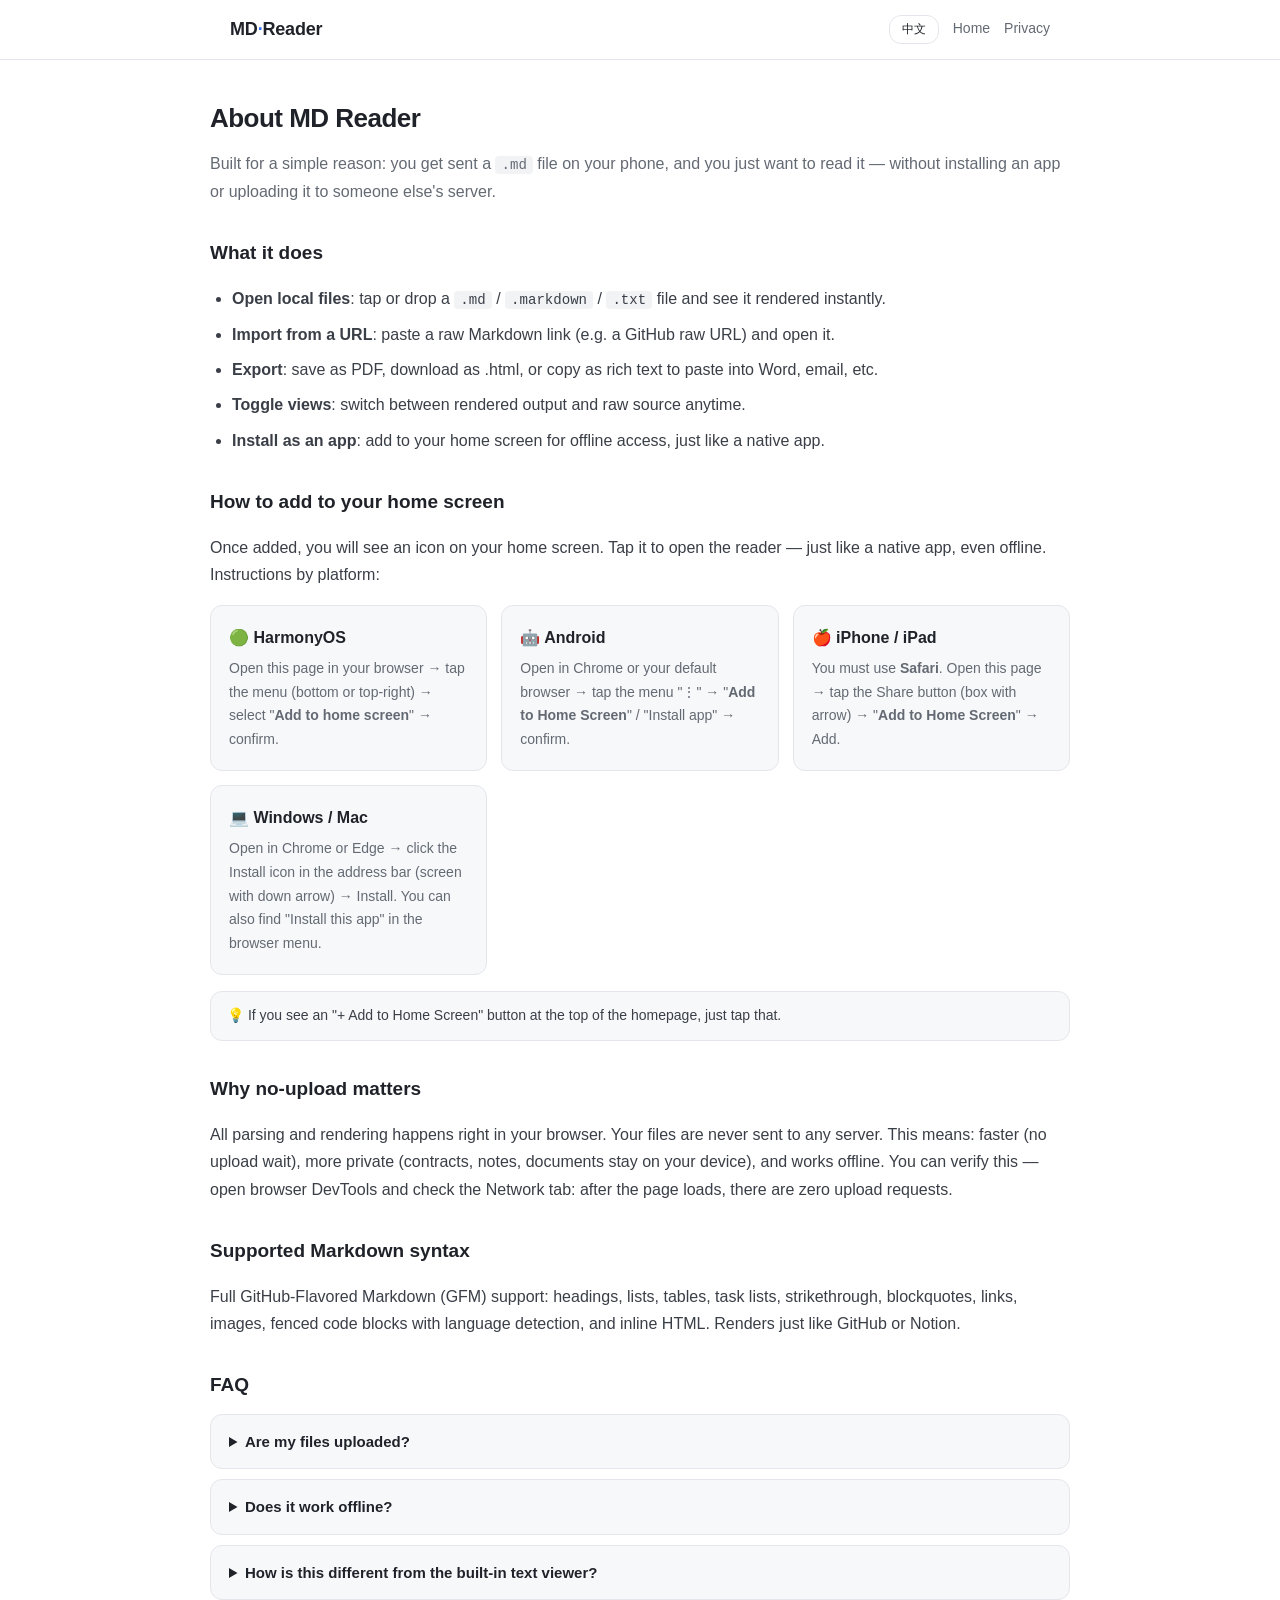
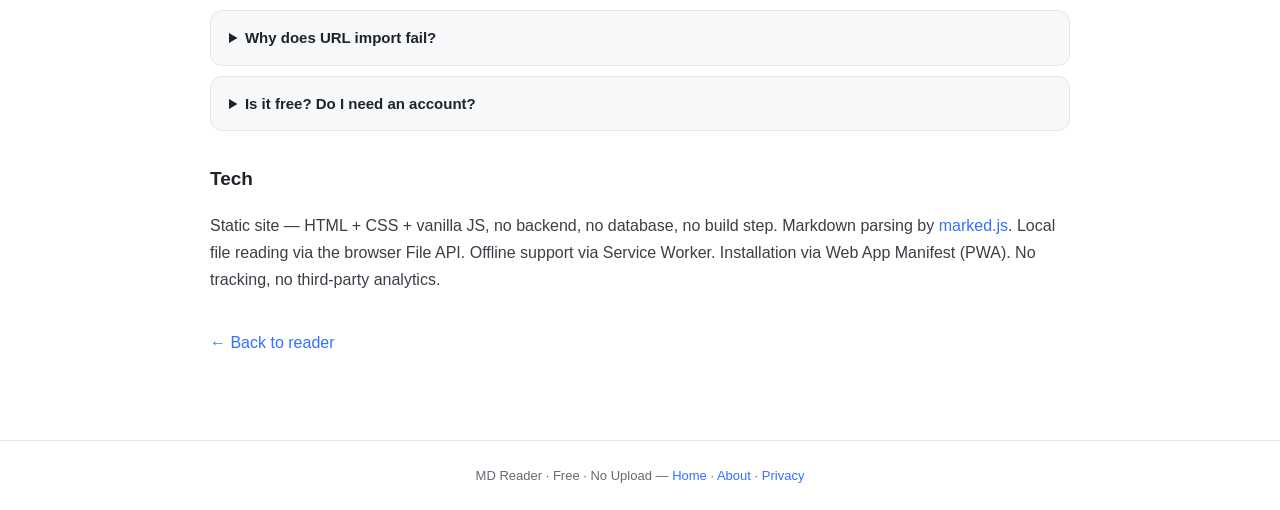
<file: about.html>
<!DOCTYPE html>
<html lang="en">
<head>
  <meta charset="UTF-8" />
  <meta name="viewport" content="width=device-width, initial-scale=1.0, viewport-fit=cover" />
  <title data-i18n="about-title">About — MD Reader</title>
  <meta name="description" data-i18n="about-meta-desc" content="MD Reader is a free online Markdown reader — no upload, no login. Add to home screen as an app. Read about features, installation steps, and FAQ." />
  <link rel="canonical" href="https://mdreader.xyz/about" />
  <meta name="theme-color" content="#ffffff" />
  <link rel="icon" type="image/x-icon" href="/assets/favicon.ico" />
  <link rel="stylesheet" href="/assets/styles.css" />
  <script src="/assets/i18n.js"></script>

  <!-- Google tag (gtag.js) -->
  <script async src="https://www.googletagmanager.com/gtag/js?id=G-L1LTFNC3NN"></script>
  <script>
    window.dataLayer = window.dataLayer || [];
    function gtag(){dataLayer.push(arguments);}
    gtag('js', new Date());
    gtag('config', 'G-L1LTFNC3NN');
  </script>
</head>
<body>
  <header class="site">
    <div class="wrap">
      <a href="/" class="logo" data-i18n="brand">MD<span>·</span>Reader</a>
      <nav>
        <button class="btn small" onclick="switchLang()" data-i18n="lang-label">中文</button>
        <a href="/" data-i18n="about-nav-home">Home</a>
        <a href="/privacy" data-i18n="about-nav-privacy">Privacy</a>
      </nav>
    </div>
  </header>

  <main class="wrap doc">
    <h1 data-i18n="about-h1">About MD Reader</h1>
    <p class="lead" data-i18n="about-lead">Built for a simple reason: you get sent a <code>.md</code> file on your phone, and you just want to read it — without installing an app or uploading it to someone else's server.</p>

    <h2 data-i18n="about-h2-features">What it does</h2>
    <ul>
      <li data-i18n="about-f1"><strong>Open local files</strong>: tap or drop a <code>.md</code> / <code>.markdown</code> / <code>.txt</code> file and see it rendered instantly.</li>
      <li data-i18n="about-f2"><strong>Import from a URL</strong>: paste a raw Markdown link (e.g. a GitHub raw URL) and open it.</li>
      <li data-i18n="about-f3"><strong>Export</strong>: save as PDF, download as .html, or copy as rich text to paste into Word, email, etc.</li>
      <li data-i18n="about-f4"><strong>Toggle views</strong>: switch between rendered output and raw source anytime.</li>
      <li data-i18n="about-f5"><strong>Install as an app</strong>: add to your home screen for offline access, just like a native app.</li>
    </ul>

    <h2 id="desktop" data-i18n="about-h2-install">How to add to your home screen</h2>
    <p data-i18n="about-install-intro">Once added, you will see an icon on your home screen. Tap it to open the reader — just like a native app, even offline. Instructions by platform:</p>

    <div class="how-grid">
      <div class="how-card">
        <h3 data-i18n="about-install-harmonyos">🟢 HarmonyOS</h3>
        <p data-i18n="about-install-harmonyos-desc">Open this page in your browser → tap the menu (bottom or top-right) → select "<strong>Add to home screen</strong>" → confirm.</p>
      </div>
      <div class="how-card">
        <h3 data-i18n="about-install-android">🤖 Android</h3>
        <p data-i18n="about-install-android-desc">Open in Chrome or your default browser → tap the menu "⋮" → "<strong>Add to Home Screen</strong>" / "Install app" → confirm.</p>
      </div>
      <div class="how-card">
        <h3 data-i18n="about-install-ios">🍎 iPhone / iPad</h3>
        <p data-i18n="about-install-ios-desc">You must use <strong>Safari</strong>. Open this page → tap the Share button (box with arrow) → "<strong>Add to Home Screen</strong>" → Add.</p>
      </div>
      <div class="how-card">
        <h3 data-i18n="about-install-desktop">💻 Windows / Mac</h3>
        <p data-i18n="about-install-desktop-desc">Open in Chrome or Edge → click the Install icon in the address bar (screen with down arrow) → Install. You can also find "Install this app" in the browser menu.</p>
      </div>
    </div>
    <p class="tip" data-i18n="about-install-tip">💡 If you see an "+ Add to Home Screen" button at the top of the homepage, just tap that.</p>

    <h2 data-i18n="about-h2-privacy">Why no-upload matters</h2>
    <p data-i18n="about-privacy-desc">All parsing and rendering happens right in your browser. Your files are never sent to any server. This means: faster (no upload wait), more private (contracts, notes, documents stay on your device), and works offline. You can verify this — open browser DevTools and check the Network tab: after the page loads, there are zero upload requests.</p>

    <h2 data-i18n="about-h2-syntax">Supported Markdown syntax</h2>
    <p data-i18n="about-syntax-desc">Full GitHub-Flavored Markdown (GFM) support: headings, lists, tables, task lists, strikethrough, blockquotes, links, images, fenced code blocks with language detection, and inline HTML. Renders just like GitHub or Notion.</p>

    <h2 data-i18n="about-h2-faq">FAQ</h2>
    <details>
      <summary data-i18n="about-faq-q1">Are my files uploaded?</summary>
      <p data-i18n="about-faq-a1">No. All processing is done locally in your browser with <code>marked.js</code>. Your files never leave your device.</p>
    </details>
    <details>
      <summary data-i18n="about-faq-q2">Does it work offline?</summary>
      <p data-i18n="about-faq-a2">Yes. The first visit caches the app locally. After that you can open local <code>.md</code> files even without internet. Installing to your home screen gives the best offline experience.</p>
    </details>
    <details>
      <summary data-i18n="about-faq-q3">How is this different from the built-in text viewer?</summary>
      <p data-i18n="about-faq-a3">Your phone's text viewer shows raw markup (<code># Title</code>, <code>**bold**</code>) — hard to read. This tool renders it into proper headings, bold text, tables, and code blocks, just like you'd see on GitHub.</p>
    </details>
    <details>
      <summary data-i18n="about-faq-q4">Why does URL import fail?</summary>
      <p data-i18n="about-faq-a4">You need to use a <strong>raw</strong> Markdown URL, e.g. <code>raw.githubusercontent.com/…</code>, not a regular web page. Some sites block cross-origin requests — if that happens, download the file and open it locally.</p>
    </details>
    <details>
      <summary data-i18n="about-faq-q5">Is it free? Do I need an account?</summary>
      <p data-i18n="about-faq-a5">Completely free. No login, no signup, no account system at all.</p>
    </details>

    <h2 data-i18n="about-h2-tech">Tech</h2>
    <p data-i18n="about-tech-desc">Static site — HTML + CSS + vanilla JS, no backend, no database, no build step. Markdown parsing by <a href="https://github.com/markedjs/marked" target="_blank" rel="noopener">marked.js</a>. Local file reading via the browser File API. Offline support via Service Worker. Installation via Web App Manifest (PWA). No tracking, no third-party analytics.</p>

    <p class="back"><a href="/" data-i18n="about-back">← Back to reader</a></p>
  </main>

  <footer class="site">
    <div class="wrap">
      <p data-i18n="about-footer">MD Reader · Free · No Upload — <a href="/">Home</a> · <a href="/about">About</a> · <a href="/privacy">Privacy</a></p>
    </div>
  </footer>
</body>
</html>
</file>
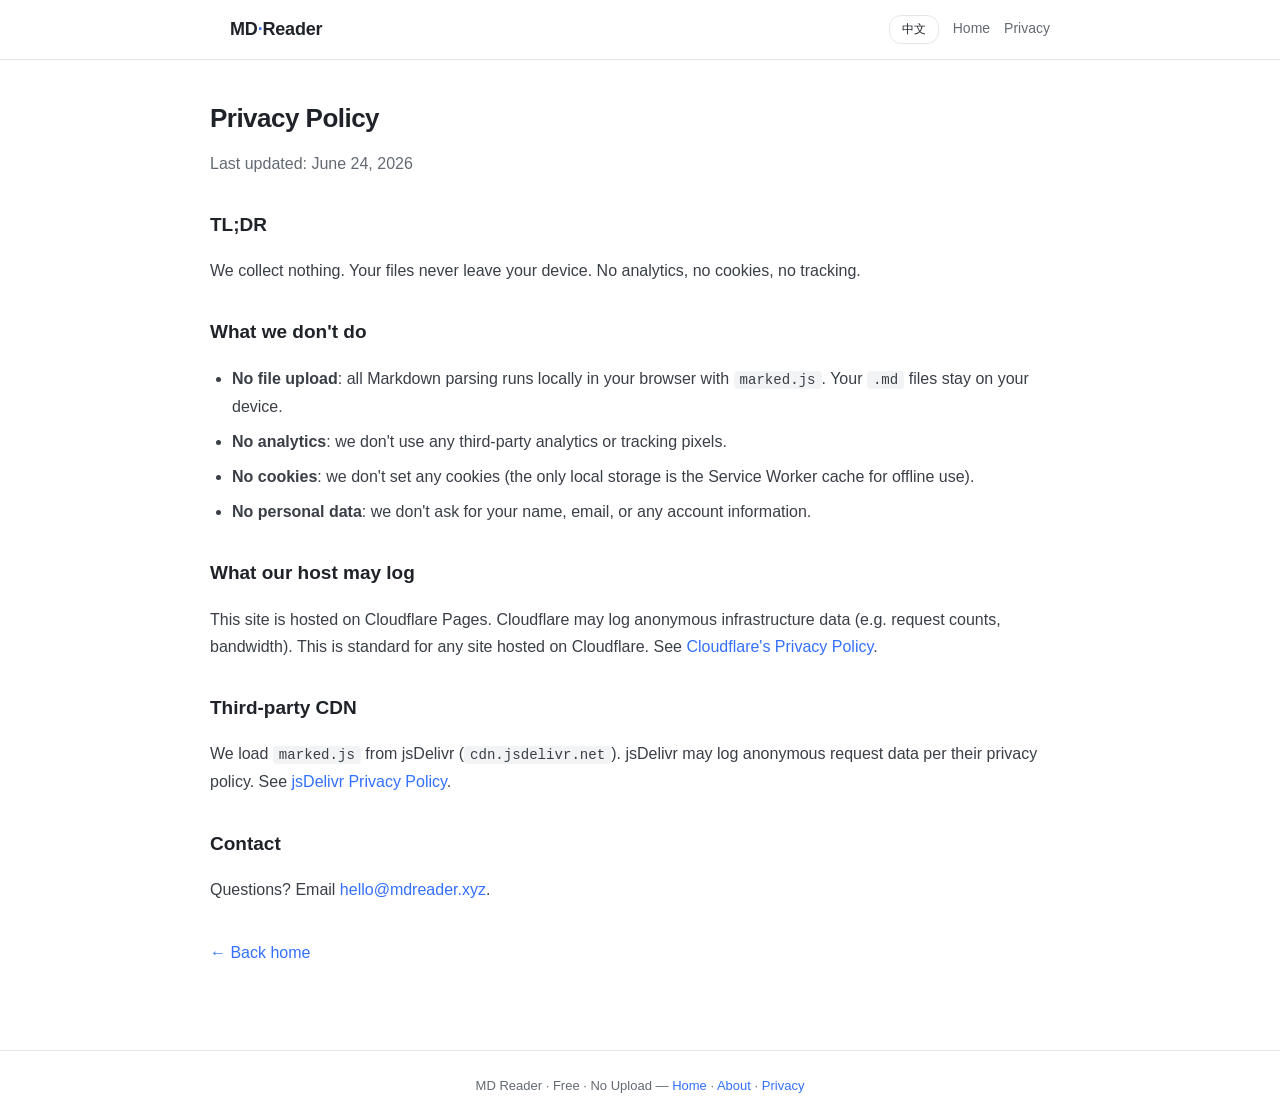
<file: privacy.html>
<!DOCTYPE html>
<html lang="en">
<head>
  <meta charset="UTF-8" />
  <meta name="viewport" content="width=device-width, initial-scale=1.0, viewport-fit=cover" />
  <title data-i18n="privacy-title">Privacy — MD Reader</title>
  <meta name="description" data-i18n="privacy-meta-desc" content="MD Reader privacy policy: no data collection, no file upload, no tracking." />
  <link rel="canonical" href="https://mdreader.xyz/privacy" />
  <meta name="theme-color" content="#ffffff" />
  <link rel="icon" type="image/x-icon" href="/assets/favicon.ico" />
  <link rel="stylesheet" href="/assets/styles.css" />
  <script src="/assets/i18n.js"></script>

  <!-- Google tag (gtag.js) -->
  <script async src="https://www.googletagmanager.com/gtag/js?id=G-L1LTFNC3NN"></script>
  <script>
    window.dataLayer = window.dataLayer || [];
    function gtag(){dataLayer.push(arguments);}
    gtag('js', new Date());
    gtag('config', 'G-L1LTFNC3NN');
  </script>
</head>
<body>
  <header class="site">
    <div class="wrap">
      <a href="/" class="logo" data-i18n="brand">MD<span>·</span>Reader</a>
      <nav>
        <button class="btn small" onclick="switchLang()" data-i18n="lang-label">中文</button>
        <a href="/" data-i18n="about-nav-home">Home</a>
        <a href="/about" data-i18n="about-nav-privacy">About</a>
      </nav>
    </div>
  </header>

  <main class="wrap doc">
    <h1 data-i18n="privacy-h1">Privacy Policy</h1>
    <p class="lead" data-i18n="privacy-updated">Last updated: June 24, 2026</p>

    <h2 data-i18n="privacy-h2-tldr">TL;DR</h2>
    <p data-i18n="privacy-tldr"><strong>We collect nothing.</strong> Your files never leave your device. No analytics, no cookies, no tracking.</p>

    <h2 data-i18n="privacy-h2-nope">What we don't do</h2>
    <ul>
      <li data-i18n="privacy-nope1"><strong>No file upload</strong>: all Markdown parsing runs locally in your browser with <code>marked.js</code>. Your <code>.md</code> files stay on your device.</li>
      <li data-i18n="privacy-nope2"><strong>No analytics</strong>: we don't use any third-party analytics or tracking pixels.</li>
      <li data-i18n="privacy-nope3"><strong>No cookies</strong>: we don't set any cookies (the only local storage is the Service Worker cache for offline use).</li>
      <li data-i18n="privacy-nope4"><strong>No personal data</strong>: we don't ask for your name, email, or any account information.</li>
    </ul>

    <h2 data-i18n="privacy-h2-host">What our host may log</h2>
    <p data-i18n="privacy-host">This site is hosted on Cloudflare Pages. Cloudflare may log anonymous infrastructure data (e.g. request counts, bandwidth). This is standard for any site hosted on Cloudflare. See <a href="https://www.cloudflare.com/privacypolicy/" target="_blank" rel="noopener">Cloudflare's Privacy Policy</a>.</p>

    <h2 data-i18n="privacy-h2-cdn">Third-party CDN</h2>
    <p data-i18n="privacy-cdn">We load <code>marked.js</code> from jsDelivr (<code>cdn.jsdelivr.net</code>). jsDelivr may log anonymous request data per their <a href="https://www.jsdelivr.com/terms/privacy-policy" target="_blank" rel="noopener">privacy policy</a>.</p>

    <h2 data-i18n="privacy-h2-contact">Contact</h2>
    <p data-i18n="privacy-contact">Questions? Email <a href="mailto:hello@mdreader.xyz">hello@mdreader.xyz</a>.</p>

    <p class="back"><a href="/" data-i18n="privacy-back">← Back home</a></p>
  </main>

  <footer class="site">
    <div class="wrap">
      <p data-i18n="privacy-footer">MD Reader · Free · No Upload — <a href="/">Home</a> · <a href="/about">About</a> · <a href="/privacy">Privacy</a></p>
    </div>
  </footer>
</body>
</html>
</file>
<file: assets/styles.css>
/* MD 阅读器 — 简洁浅色主题，移动优先，阅读友好。 */
:root {
  --bg: #ffffff;
  --panel: #f7f8fa;
  --panel-2: #eef0f3;
  --txt: #1f2329;
  --muted: #646a73;
  --accent: #3370ff;
  --border: #e5e6eb;
  --radius: 12px;
  --maxw: 860px;
  --code-bg: #f2f3f5;
}
* { box-sizing: border-box; }
html, body { margin: 0; padding: 0; scroll-behavior: smooth; }
body {
  background: var(--bg);
  color: var(--txt);
  font: 16px/1.7 -apple-system, BlinkMacSystemFont, "Segoe UI", "PingFang SC", "HarmonyOS Sans SC", "Microsoft YaHei", Roboto, Helvetica, Arial, sans-serif;
  -webkit-font-smoothing: antialiased;
  padding-bottom: env(safe-area-inset-bottom, 0px);
}
a { color: var(--accent); text-decoration: none; }
a:hover { text-decoration: underline; }
.wrap { max-width: var(--maxw); margin: 0 auto; padding: 0 20px; }

/* ——— 顶栏 ——— */
header.site { padding: 14px 0; border-bottom: 1px solid var(--border); position: sticky; top: 0; background: rgba(255,255,255,0.9); backdrop-filter: blur(8px); z-index: 10; }
header.site .wrap { display: flex; align-items: center; justify-content: space-between; }
.logo { font-weight: 800; font-size: 18px; letter-spacing: -0.01em; color: var(--txt); }
.logo span { color: var(--accent); }
header nav { display: flex; align-items: center; gap: 14px; }
nav a { color: var(--muted); font-size: 14px; }
#langSwitch { font-family: inherit; }

/* ——— hero ——— */
.hero { padding: 48px 0 8px; text-align: center; }
.hero h1 { font-size: 30px; margin: 0 0 8px; letter-spacing: -0.02em; }
.hero p.sub { color: var(--muted); margin: 0 auto 16px; max-width: 480px; font-size: 15px; }
.hero-install { margin-bottom: 24px; }
.hero-links { margin-top: 14px; font-size: 13px; color: var(--muted); }
.hero-links a { color: var(--muted); }
.hero-links a:hover { color: var(--accent); }
.hero-links .dot { margin: 0 8px; opacity: .5; }

/* ——— 拖放区 ——— */
.dropzone {
  border: 2px dashed var(--border);
  border-radius: var(--radius);
  padding: 44px 20px;
  cursor: pointer;
  transition: border-color .2s, background .2s;
  position: relative;
  background: var(--panel);
}
.dropzone:hover, .dropzone.dragover { border-color: var(--accent); background: #f0f5ff; }
.dropzone .big { font-size: 17px; font-weight: 600; color: var(--txt); margin-bottom: 6px; }
.dropzone .small { font-size: 13px; color: var(--muted); }
.dropzone input[type=file] { position: absolute; inset: 0; opacity: 0; cursor: pointer; width: 100%; }

/* ——— 链接栏 ——— */
.url-bar {
  display: flex; gap: 8px; margin-top: 12px;
  background: var(--bg); border: 1px solid var(--border);
  border-radius: var(--radius); padding: 6px 6px 6px 14px;
}
.url-bar input { flex: 1; background: none; border: none; color: var(--txt); font-size: 14px; outline: none; }
.url-bar input::placeholder { color: var(--muted); font-size: 13px; }

/* ——— 历史面板 ——— */
.history-panel { margin-top: 16px; border: 1px solid var(--border); border-radius: var(--radius); background: var(--panel); }
.history-panel summary {
  cursor: pointer; font-size: 13px; font-weight: 600; color: var(--muted);
  padding: 10px 16px; user-select: none; list-style: none;
}
.history-panel summary::-webkit-details-marker { display: none; }
.history-panel summary::marker { display: none; content: ""; }
.history-panel summary::before { content: "📂 "; }
.history-list { list-style: none; margin: 0; padding: 0 6px 6px; }
.history-empty { font-size: 13px; color: var(--muted); padding: 8px 16px 14px; margin: 0; display: none; }

.history-item {
  display: flex; align-items: center; gap: 8px;
  padding: 8px 10px; border-radius: 8px; transition: background .12s;
  font-size: 13px;
}
.history-item:hover { background: var(--panel-2); }
.hi-icon { flex-shrink: 0; font-size: 14px; }
.hi-name {
  flex: 1; overflow: hidden; text-overflow: ellipsis; white-space: nowrap;
  color: var(--txt); font-weight: 500;
}
.hi-time { flex-shrink: 0; color: var(--muted); font-size: 12px; white-space: nowrap; }
.hi-action { flex-shrink: 0; font-size: 11px !important; padding: 3px 10px !important; }
.hi-delete {
  flex-shrink: 0; font-size: 14px; line-height: 1;
  padding: 2px 6px; border: none; background: none;
  color: var(--muted); cursor: pointer; border-radius: 4px;
  transition: color .12s, background .12s;
}
.hi-delete:hover { color: #ef4444; background: var(--panel-2); }

/* ——— 刷新按钮状态指示 ——— */
#btnRefresh { position: relative; padding-right: 10px; }
#btnRefresh::before {
  content: ""; display: inline-block; width: 6px; height: 6px; border-radius: 50%;
  margin-right: 4px; vertical-align: middle; background: #999; transition: background .2s;
}
#btnRefresh.refresh-on::before { background: #22c55e; }

/* ——— 按钮 ——— */
.btn {
  border: 1px solid var(--border); background: var(--bg);
  color: var(--txt); padding: 8px 18px; border-radius: var(--radius);
  font-size: 14px; cursor: pointer; white-space: nowrap;
  transition: background .15s, border-color .15s, color .15s;
}
.btn:hover { background: var(--panel-2); }
.btn.primary { background: var(--accent); border-color: var(--accent); color: #fff; font-weight: 600; }
.btn.primary:hover { filter: brightness(1.05); background: var(--accent); }
.btn.ghost { background: none; border-color: var(--accent); color: var(--accent); padding: 6px 14px; font-size: 13px; }
.btn.ghost:hover { background: #f0f5ff; }
.btn.small { padding: 5px 12px; font-size: 12px; }

/* ——— 阅读区 ——— */
.viewer { margin-top: 28px; }
.toolbar {
  display: flex; align-items: center; justify-content: space-between;
  padding: 8px 14px; background: var(--panel); border: 1px solid var(--border);
  border-radius: var(--radius) var(--radius) 0 0; gap: 8px; flex-wrap: wrap;
}
.tbar-title { font-size: 13px; color: var(--muted); overflow: hidden; text-overflow: ellipsis; white-space: nowrap; max-width: 240px; }
.tbar-actions { display: flex; gap: 6px; flex-wrap: wrap; }

/* ——— 渲染后的 markdown 正文 ——— */
.md-body {
  background: var(--bg); border: 1px solid var(--border);
  border-top: none; border-radius: 0 0 var(--radius) var(--radius);
  padding: 32px 36px; overflow-x: auto;
}
.md-body h1 { font-size: 1.7em; border-bottom: 1px solid var(--border); padding-bottom: 8px; margin: 24px 0 14px; }
.md-body h2 { font-size: 1.4em; border-bottom: 1px solid var(--border); padding-bottom: 6px; margin: 22px 0 12px; }
.md-body h3 { font-size: 1.2em; margin: 18px 0 8px; }
.md-body h4, .md-body h5, .md-body h6 { margin: 16px 0 6px; }
.md-body p { margin: 0 0 14px; }
.md-body img { max-width: 100%; border-radius: 6px; }
.md-body blockquote {
  border-left: 3px solid var(--accent); margin: 14px 0; padding: 6px 16px;
  color: var(--muted); background: var(--panel); border-radius: 0 6px 6px 0;
}
.md-body ul, .md-body ol { padding-left: 24px; margin: 8px 0 14px; }
.md-body li { margin-bottom: 4px; }
.md-body li > input[type=checkbox] { margin-right: 6px; }
.md-body table { border-collapse: collapse; width: 100%; margin: 14px 0; }
.md-body th, .md-body td { border: 1px solid var(--border); padding: 8px 12px; text-align: left; }
.md-body th { background: var(--panel); font-weight: 600; }
.md-body tr:nth-child(even) { background: var(--panel); }
.md-body code { background: var(--code-bg); padding: 2px 6px; border-radius: 4px; font-size: 0.88em; font-family: "SF Mono", "Cascadia Code", Consolas, Menlo, monospace; }
.md-body pre { background: var(--code-bg); border: 1px solid var(--border); border-radius: 8px; padding: 16px; overflow-x: auto; margin: 14px 0; }
.md-body pre code { background: none; padding: 0; border-radius: 0; font-size: 0.85em; line-height: 1.55; }

/* 原始源码视图 */
.md-raw {
  background: var(--bg); border: 1px solid var(--border);
  border-top: none; border-radius: 0 0 var(--radius) var(--radius);
  padding: 24px 32px; margin: 0; font-size: 0.88em; line-height: 1.6;
  overflow-x: auto; white-space: pre-wrap; word-break: break-word;
  font-family: "SF Mono", "Cascadia Code", Consolas, Menlo, monospace;
}

/* ——— 介绍页 (about / privacy) ——— */
.doc { padding: 36px 0 20px; }
.doc h1 { font-size: 26px; margin: 0 0 10px; letter-spacing: -0.02em; }
.doc .lead { color: var(--muted); font-size: 16px; margin: 0 0 28px; }
.doc h2 { font-size: 19px; margin: 32px 0 12px; }
.doc h3 { font-size: 16px; margin: 0 0 6px; }
.doc p, .doc li { color: #3a3f47; }
.doc ul { padding-left: 22px; }
.doc li { margin-bottom: 8px; }
.doc code { background: var(--code-bg); padding: 1px 6px; border-radius: 4px; font-size: 0.88em; }
.doc .tip { background: var(--panel); border: 1px solid var(--border); border-radius: var(--radius); padding: 12px 16px; font-size: 14px; }
.doc .back { margin-top: 36px; }
.how-grid { display: grid; grid-template-columns: repeat(auto-fit, minmax(220px, 1fr)); gap: 14px; margin: 16px 0; }
.how-card { background: var(--panel); border: 1px solid var(--border); border-radius: var(--radius); padding: 18px; }
.how-card p { font-size: 14px; color: var(--muted); margin: 0; }
.doc details { background: var(--panel); border: 1px solid var(--border); border-radius: var(--radius); padding: 14px 18px; margin-bottom: 10px; }
.doc summary { cursor: pointer; font-weight: 600; font-size: 15px; }
.doc details p { margin: 8px 0 0; color: var(--muted); font-size: 14px; }

/* ——— 页脚 ——— */
footer.site { border-top: 1px solid var(--border); padding: 24px 0 calc(24px + env(safe-area-inset-bottom, 0px)); margin-top: 48px; }
footer.site p { font-size: 13px; color: var(--muted); margin: 0; text-align: center; }

/* ——— 响应式 ——— */
@media (max-width: 640px) {
  .wrap { padding: 0 16px; }
  .hero { padding: 28px 0 4px; }
  .hero h1 { font-size: 22px; }
  .hero p.sub { font-size: 14px; }
  .dropzone { padding: 28px 14px; }
  .dropzone .big { font-size: 15px; }
  .md-body { padding: 18px 14px; }
  .md-raw { padding: 14px; }
  .toolbar { flex-direction: column; align-items: flex-start; gap: 6px; padding: 6px 10px; }
  .tbar-actions { width: 100%; }
  .tbar-actions .btn.small { padding: 4px 10px; font-size: 11px; }
  .url-bar { flex-direction: column; gap: 8px; padding: 8px; }
  .url-bar input { padding: 8px 10px; background: var(--panel); border-radius: 8px; }
  .history-panel summary { font-size: 12px; padding: 8px 12px; }
  .history-item { font-size: 12px; padding: 6px 8px; gap: 6px; }
  .hi-time { display: none; }
  .doc { padding: 20px 16px; }
  .doc h1 { font-size: 22px; }
  .how-grid { grid-template-columns: 1fr; }
  footer.site { padding: 20px 0 calc(20px + env(safe-area-inset-bottom, 0px)); }
}

/* ——— 夜间阅读（跟随系统）——— */
@media (prefers-color-scheme: dark) {
  :root {
    --bg: #16181c; --panel: #1f2226; --panel-2: #2a2e33;
    --txt: #e6e8eb; --muted: #9aa0a6; --accent: #5b8cff;
    --border: #2e3338; --code-bg: #22262b;
  }
  header.site { background: rgba(22,24,28,0.9); }
  .dropzone:hover, .dropzone.dragover, .btn.ghost:hover { background: #1d2740; }
  #btnRefresh.refresh-on::before { background: #3ecf6e; }
  .meta { color: var(--muted); }
  .toast-ok    { background: #0d2818; color: #3ecf6e; border-color: #1a5c30; }
  .toast-error { background: #2d1111; color: #f87171; border-color: #5c1a1a; }
  .toast-warn  { background: #2d1f0d; color: #fbbf24; border-color: #5c3d1a; }
}

/* ——— Toast 提示 ——— */
.toast {
  position: fixed; top: 16px; left: 50%; transform: translateX(-50%) translateY(-140%);
  padding: 10px 22px; border-radius: 10px; font-size: 14px; font-weight: 500;
  z-index: 1000; transition: transform .25s cubic-bezier(.4,0,.2,1);
  max-width: 90vw; white-space: nowrap; overflow: hidden; text-overflow: ellipsis;
  pointer-events: none; box-shadow: 0 4px 16px rgba(0,0,0,.10);
}
.toast.show { transform: translateX(-50%) translateY(0); }
.toast-ok    { background: #e6f7ed; color: #1a7f37; border: 1px solid #b7e4c7; }
.toast-error { background: #ffeaea; color: #d92020; border: 1px solid #f5c6c6; }
.toast-warn  { background: #fff3e0; color: #b25e00; border: 1px solid #ffcc80; }
.toast-info  { background: var(--panel); color: var(--muted); border: 1px solid var(--border); }

@media (max-width: 640px) {
  .toast { font-size: 13px; padding: 8px 16px; top: 12px; }
}

/* ——— 网页全屏 ——— */
body.expanded-view header.site,
body.expanded-view footer.site,
body.expanded-view .hero { display: none; }
body.expanded-view .viewer {
  position: fixed; inset: 0; z-index: 100; overflow-y: auto;
  background: var(--bg); margin: 0; padding: 16px;
}
body.expanded-view .toolbar { border-radius: var(--radius); }

/* ——— 分享弹窗 ——— */
.share-overlay {
  position: fixed; inset: 0; z-index: 1001;
  background: rgba(0,0,0,.45); backdrop-filter: blur(4px);
  display: flex; align-items: center; justify-content: center;
  opacity: 0; visibility: hidden; transition: opacity .2s, visibility .2s;
}
.share-overlay.open { opacity: 1; visibility: visible; }
.share-dialog {
  background: var(--bg); border-radius: 16px; padding: 24px;
  max-width: 360px; width: 90vw; box-shadow: 0 8px 32px rgba(0,0,0,.18);
  transform: translateY(12px); transition: transform .25s ease;
}
.share-overlay.open .share-dialog { transform: translateY(0); }
.share-dialog-header {
  display: flex; align-items: center; justify-content: space-between;
  margin-bottom: 16px; font-size: 16px; font-weight: 600; color: var(--txt);
}
.share-dialog-close {
  background: none; border: none; font-size: 22px; color: var(--muted);
  cursor: pointer; padding: 0 4px; line-height: 1;
}
.share-dialog-close:hover { color: var(--txt); }
.share-qr-wrap {
  background: #fff; border-radius: 12px; padding: 12px;
  display: flex; justify-content: center; margin-bottom: 12px;
}
.share-qr { line-height: 0; }
.share-qr svg { display: block; width: 200px; height: 200px; }
.share-meta {
  text-align: center; font-size: 13px; color: var(--muted); margin-bottom: 16px;
}
.share-meta span { display: block; }
.share-actions { text-align: center; }
.share-actions .btn { min-width: 140px; }

@media (max-width: 640px) {
  .share-dialog { padding: 18px; }
  .share-qr svg { width: 160px; height: 160px; }
}

/* ——— 打印 / 导出 PDF ——— */
@media print {
  header.site, footer.site, .hero, .toolbar, .dropzone, .url-bar, .hero-links { display: none !important; }
  .md-body { border: none; background: #fff; color: #000; padding: 0; }
  body { background: #fff; color: #000; }
}
</file>
